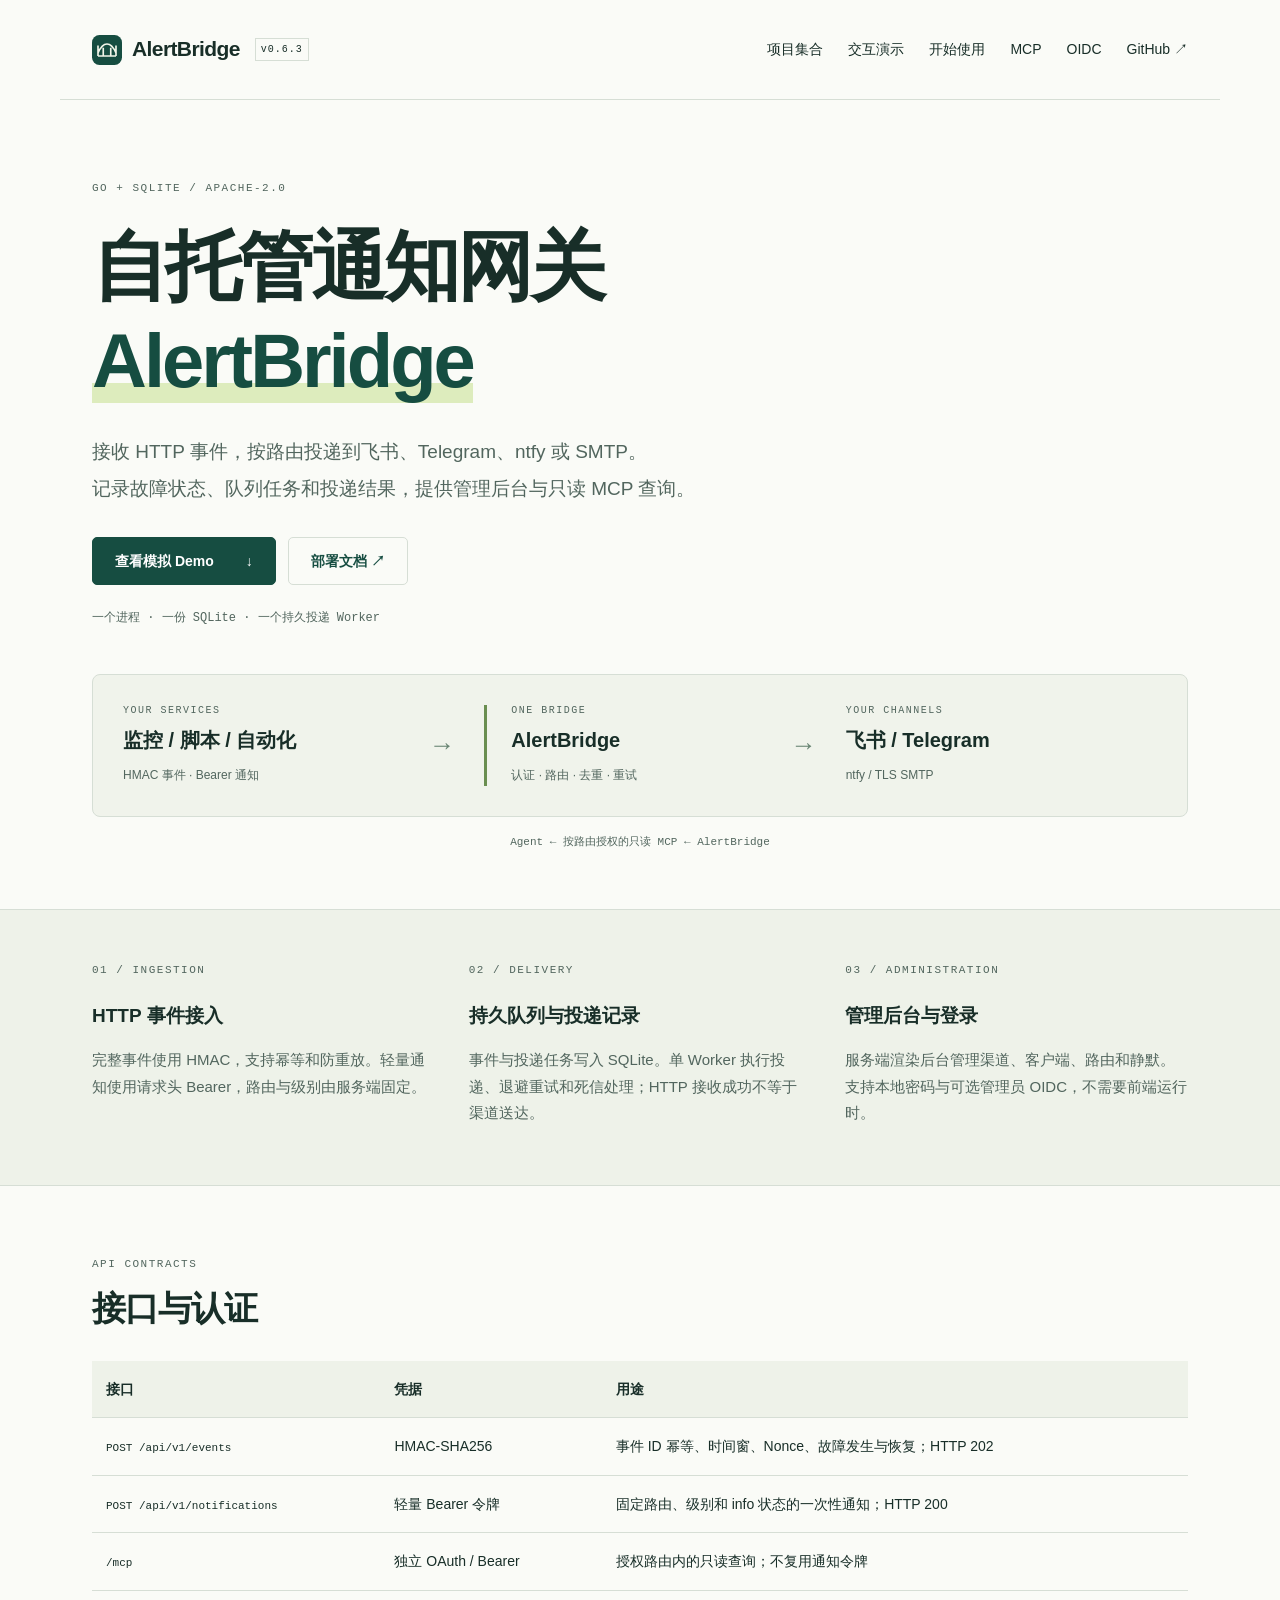
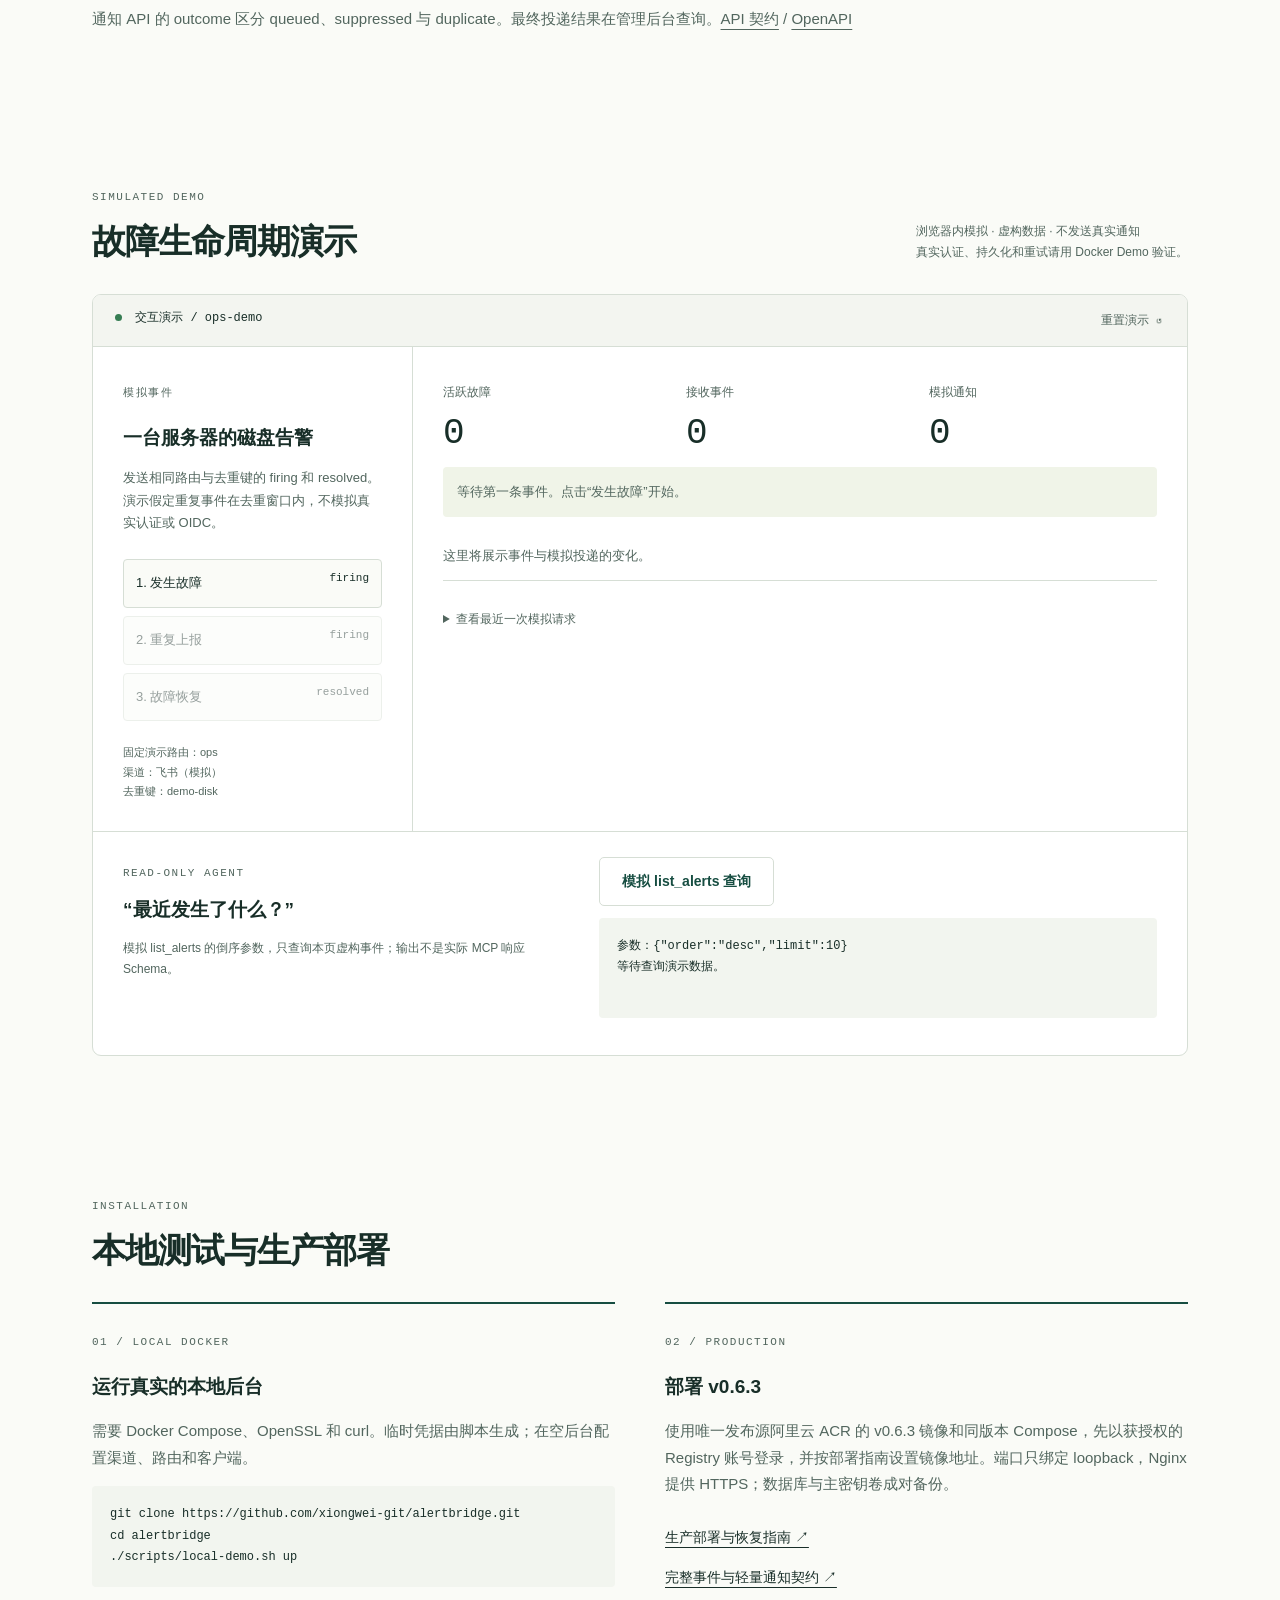
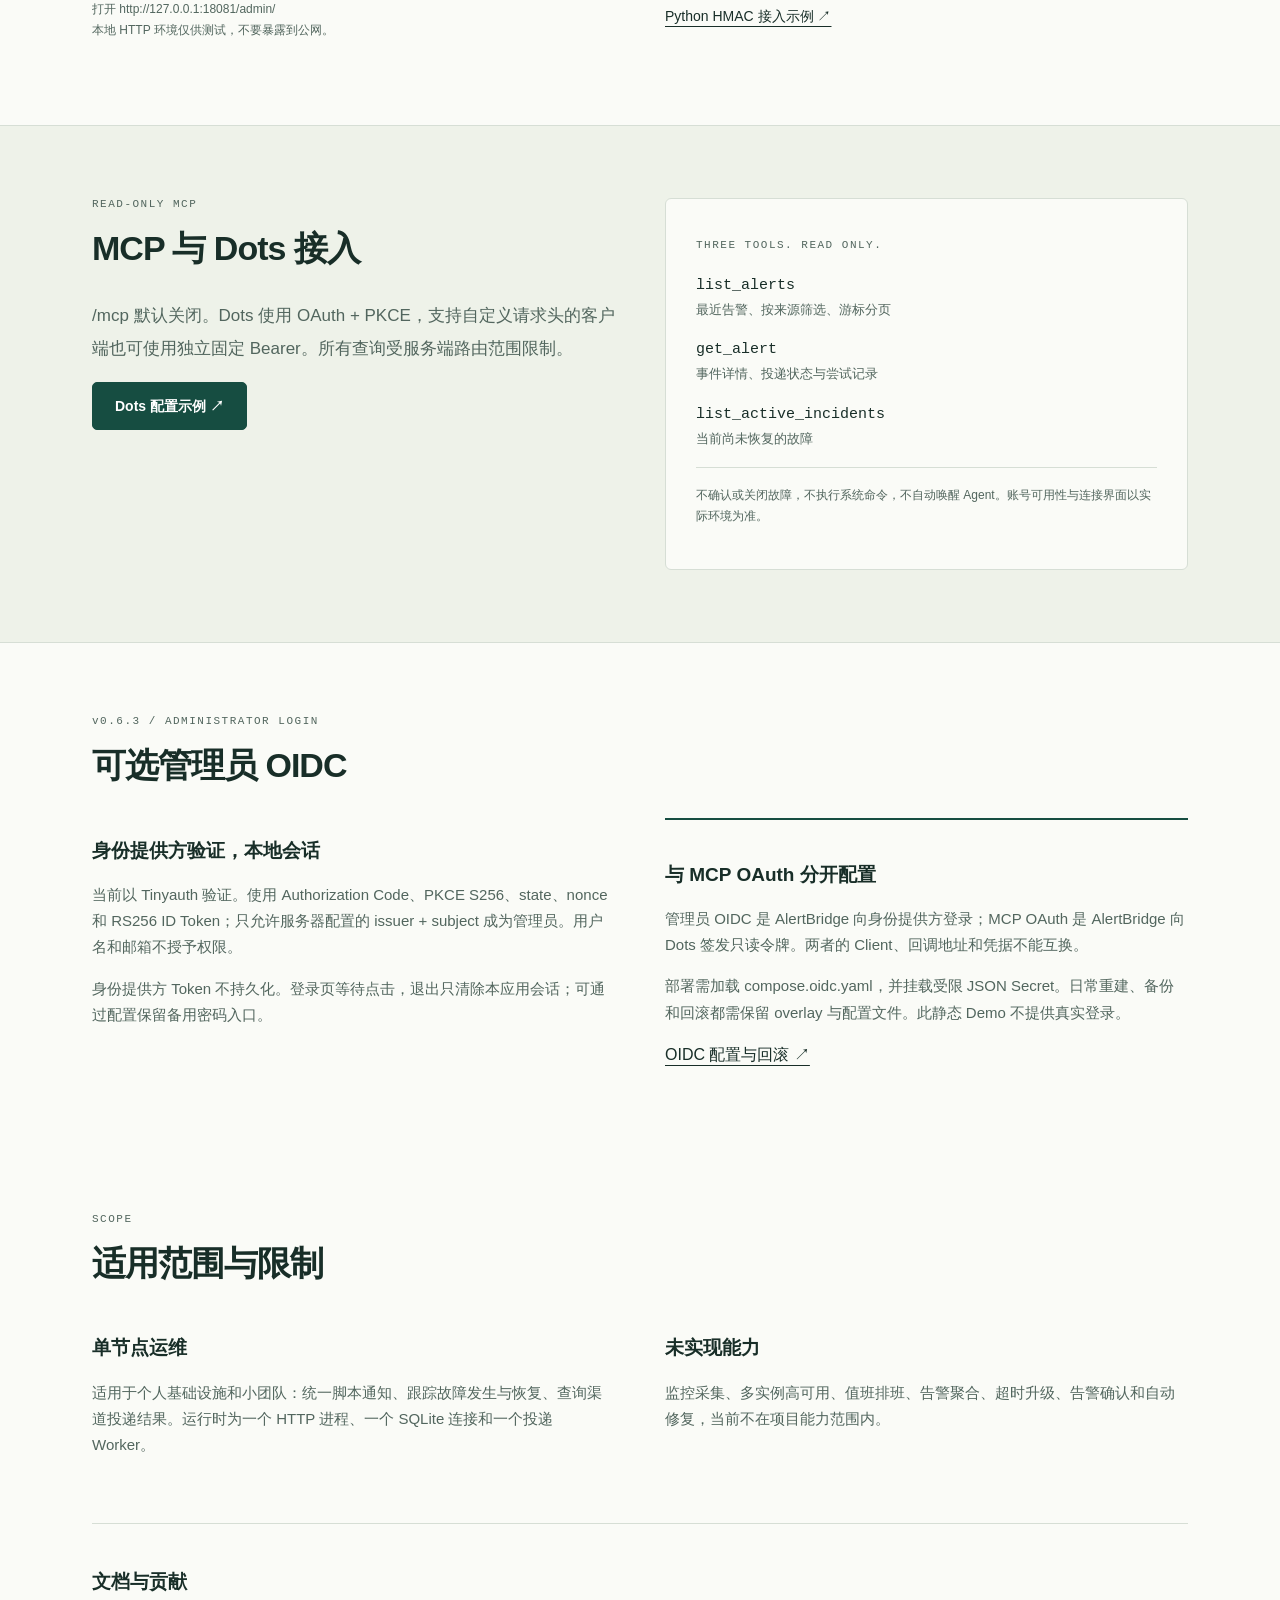
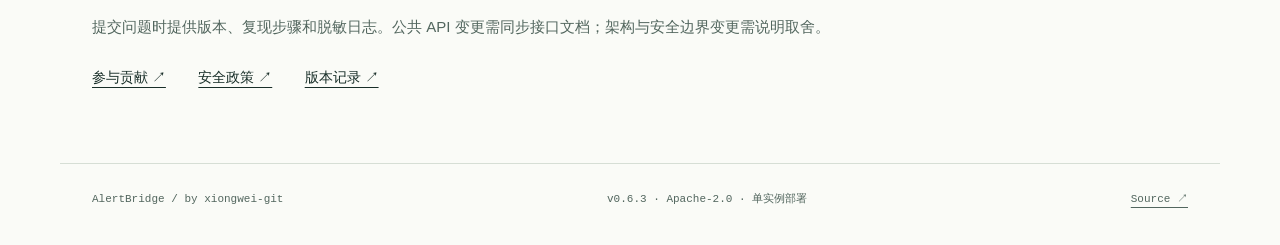
<file: site/index.html>
<!doctype html>
<html lang="zh-CN">
<head>
<meta charset="utf-8">
<meta name="viewport" content="width=device-width,initial-scale=1">
<meta name="description" content="AlertBridge v0.6.3：Go + SQLite 单实例通知网关，支持 HMAC 事件、持久投递、只读 MCP 与可选管理员 OIDC。">
<title>AlertBridge — Go + SQLite 通知网关</title>
<link rel="icon" href="mark.svg" type="image/svg+xml">
<link rel="stylesheet" href="style.css?v=0.5.0-docs.1">
<script src="demo.js?v=0.5.0-docs.1" defer>
</script>
</head>
<body>
<a class="skip" href="#main">跳到正文</a>
<header class="wrap nav">
<a class="brand" href="./">
<img src="mark.svg" alt="" width="30" height="30">AlertBridge<span class="tag">v0.6.3</span>
</a>
<nav aria-label="主导航">
<a href="../">项目集合</a>
<a href="#demo">交互演示</a>
<a href="#start">开始使用</a>
<a href="#agents">MCP</a>
<a href="#oidc">OIDC</a>
<a href="https://github.com/xiongwei-git/alertbridge">GitHub ↗</a>
</nav>
</header>
<main id="main">
<section class="wrap hero">
<div class="eyebrow">GO + SQLITE / APACHE-2.0</div>
<h1>自托管通知网关<br><em>AlertBridge</em></h1>
<p class="intro">接收 HTTP 事件，按路由投递到飞书、Telegram、ntfy 或 SMTP。<br>记录故障状态、队列任务和投递结果，提供管理后台与只读 MCP 查询。</p>
<div class="actions">
<a class="button" href="#demo">查看模拟 Demo <span>↓</span>
</a>
<a class="button secondary" href="https://github.com/xiongwei-git/alertbridge/blob/main/docs/deployment.md">部署文档 ↗</a>
</div>
<div class="hero-note">一个进程 · 一份 SQLite · 一个持久投递 Worker</div>
<div class="bridge" aria-label="业务服务通过 AlertBridge 发送到通知渠道，Agent 只读查询">
<div>
<small>YOUR SERVICES</small>
<strong>监控 / 脚本 / 自动化</strong>
<span>HMAC 事件 · Bearer 通知</span>
</div>
<span class="arrow" aria-hidden="true">→</span>
<div class="bridge-core">
<small>ONE BRIDGE</small>
<strong>AlertBridge</strong>
<span>认证 · 路由 · 去重 · 重试</span>
</div>
<span class="arrow" aria-hidden="true">→</span>
<div>
<small>YOUR CHANNELS</small>
<strong>飞书 / Telegram</strong>
<span>ntfy / TLS SMTP</span>
</div>
</div>
<div class="agent-line">Agent ← 按路由授权的只读 MCP ← AlertBridge</div>
</section>
<section class="band">
<div class="wrap reasons">
<article>
<span class="number">01 / INGESTION</span>
<h2>HTTP 事件接入</h2>
<p>完整事件使用 HMAC，支持幂等和防重放。轻量通知使用请求头 Bearer，路由与级别由服务端固定。</p>
</article>
<article>
<span class="number">02 / DELIVERY</span>
<h2>持久队列与投递记录</h2>
<p>事件与投递任务写入 SQLite。单 Worker 执行投递、退避重试和死信处理；HTTP 接收成功不等于渠道送达。</p>
</article>
<article>
<span class="number">03 / ADMINISTRATION</span>
<h2>管理后台与登录</h2>
<p>服务端渲染后台管理渠道、客户端、路由和静默。支持本地密码与可选管理员 OIDC，不需要前端运行时。</p>
</article>
</div>
</section>
<section class="wrap section" id="interfaces">
<div class="eyebrow">API CONTRACTS</div>
<h2>接口与认证</h2>
<div class="table-scroll"><table>
<thead><tr><th>接口</th><th>凭据</th><th>用途</th></tr></thead>
<tbody>
<tr><td><code>POST /api/v1/events</code></td><td>HMAC-SHA256</td><td>事件 ID 幂等、时间窗、Nonce、故障发生与恢复；HTTP 202</td></tr>
<tr><td><code>POST /api/v1/notifications</code></td><td>轻量 Bearer 令牌</td><td>固定路由、级别和 info 状态的一次性通知；HTTP 200</td></tr>
<tr><td><code>/mcp</code></td><td>独立 OAuth / Bearer</td><td>授权路由内的只读查询；不复用通知令牌</td></tr>
</tbody></table></div>
<p>通知 API 的 outcome 区分 queued、suppressed 与 duplicate。最终投递结果在管理后台查询。<a href="https://github.com/xiongwei-git/alertbridge/blob/main/docs/api.md">API 契约</a> / <a href="https://github.com/xiongwei-git/alertbridge/blob/main/docs/openapi.yaml">OpenAPI</a></p>
</section>
<section class="wrap section" id="demo">
<div class="section-heading">
<div>
<div class="eyebrow">SIMULATED DEMO</div>
<h2>故障生命周期演示</h2>
</div>
<p>浏览器内模拟 · 虚构数据 · 不发送真实通知<br>真实认证、持久化和重试请用 Docker Demo 验证。</p>
</div>
<div class="console">
<div class="console-bar">
<span>
<i class="dot">
</i> 交互演示 / ops-demo</span>
<button class="text-button" id="reset" type="button">重置演示 ↺</button>
</div>
<div class="demo-body">
<div class="demo-controls">
<span class="number">模拟事件</span>
<h3>一台服务器的磁盘告警</h3>
<p>发送相同路由与去重键的 firing 和 resolved。演示假定重复事件在去重窗口内，不模拟真实认证或 OIDC。</p>
<button id="fire" type="button">1. 发生故障 <code>firing</code>
</button>
<button id="repeat" type="button" disabled>2. 重复上报 <code>firing</code>
</button>
<button id="resolve" type="button" disabled>3. 故障恢复 <code>resolved</code>
</button>
<div class="demo-footnote">固定演示路由：ops<br>渠道：飞书（模拟）<br>去重键：demo-disk</div>
</div>
<div class="demo-output">
<div class="metrics">
<div>
<span>活跃故障</span>
<strong id="active">0</strong>
</div>
<div>
<span>接收事件</span>
<strong id="received">0</strong>
</div>
<div>
<span>模拟通知</span>
<strong id="delivered">0</strong>
</div>
</div>
<p class="state" id="state" role="status" aria-live="polite">等待第一条事件。点击“发生故障”开始。</p>
<ol id="timeline" class="timeline">
<li class="empty">这里将展示事件与模拟投递的变化。</li>
</ol>
<details>
<summary>查看最近一次模拟请求</summary>
<pre id="payload">尚无请求；本页面不会调用 API。</pre>
</details>
</div>
</div>
<div class="agent-demo">
<div>
<span class="number">READ-ONLY AGENT</span>
<h3>“最近发生了什么？”</h3>
<p>模拟 list_alerts 的倒序参数，只查询本页虚构事件；输出不是实际 MCP 响应 Schema。</p>
</div>
<div>
<button id="query" class="button secondary" type="button">模拟 list_alerts 查询</button>
<pre id="agent-result" aria-live="polite">参数：{"order":"desc","limit":10}
等待查询演示数据。</pre>
</div>
</div>
</div>
<noscript>
<p>交互演示需要 JavaScript。也可阅读下方能力说明或运行本地 Docker Demo。</p>
</noscript>
</section>
<section class="wrap section" id="start">
<div class="eyebrow">INSTALLATION</div>
<h2>本地测试与生产部署</h2>
<div class="split">
<article class="guide">
<span class="number">01 / LOCAL DOCKER</span>
<h3>运行真实的本地后台</h3>
<p>需要 Docker Compose、OpenSSL 和 curl。临时凭据由脚本生成；在空后台配置渠道、路由和客户端。</p>
<pre>git clone https://github.com/xiongwei-git/alertbridge.git
cd alertbridge
./scripts/local-demo.sh up</pre>
<p class="muted">打开 http://127.0.0.1:18081/admin/<br>本地 HTTP 环境仅供测试，不要暴露到公网。</p>
</article>
<article class="guide">
<span class="number">02 / PRODUCTION</span>
<h3>部署 v0.6.3</h3>
<p>使用唯一发布源阿里云 ACR 的 v0.6.3 镜像和同版本 Compose，先以获授权的 Registry 账号登录，并按部署指南设置镜像地址。端口只绑定 loopback，Nginx 提供 HTTPS；数据库与主密钥卷成对备份。</p>
<div class="link-list">
<a href="https://github.com/xiongwei-git/alertbridge/blob/main/docs/deployment.md">生产部署与恢复指南 ↗</a>
<a href="https://github.com/xiongwei-git/alertbridge/blob/main/docs/api.md">完整事件与轻量通知契约 ↗</a>
<a href="https://github.com/xiongwei-git/alertbridge/tree/main/examples/python">Python HMAC 接入示例 ↗</a>
</div>
</article>
</div>
</section>
<section class="band" id="agents">
<div class="wrap section split">
<div>
<div class="eyebrow">READ-ONLY MCP</div>
<h2>MCP 与 Dots 接入</h2>
<p class="intro small">/mcp 默认关闭。Dots 使用 OAuth + PKCE，支持自定义请求头的客户端也可使用独立固定 Bearer。所有查询受服务端路由范围限制。</p>
<a class="button" href="https://github.com/xiongwei-git/alertbridge/blob/main/docs/dots-example.md">Dots 配置示例 ↗</a>
</div>
<div class="agent-card">
<span class="number">THREE TOOLS. READ ONLY.</span>
<dl>
<dt>list_alerts</dt>
<dd>最近告警、按来源筛选、游标分页</dd>
<dt>get_alert</dt>
<dd>事件详情、投递状态与尝试记录</dd>
<dt>list_active_incidents</dt>
<dd>当前尚未恢复的故障</dd>
</dl>
<p>不确认或关闭故障，不执行系统命令，不自动唤醒 Agent。账号可用性与连接界面以实际环境为准。</p>
</div>
</div>
</section>
<section class="wrap section" id="oidc">
<div class="eyebrow">v0.6.3 / ADMINISTRATOR LOGIN</div>
<h2>可选管理员 OIDC</h2>
<div class="split">
<div><h3>身份提供方验证，本地会话</h3>
<p>当前以 Tinyauth 验证。使用 Authorization Code、PKCE S256、state、nonce 和 RS256 ID Token；只允许服务器配置的 issuer + subject 成为管理员。用户名和邮箱不授予权限。</p>
<p>身份提供方 Token 不持久化。登录页等待点击，退出只清除本应用会话；可通过配置保留备用密码入口。</p>
</div>
<div class="guide"><h3>与 MCP OAuth 分开配置</h3>
<p>管理员 OIDC 是 AlertBridge 向身份提供方登录；MCP OAuth 是 AlertBridge 向 Dots 签发只读令牌。两者的 Client、回调地址和凭据不能互换。</p>
<p>部署需加载 compose.oidc.yaml，并挂载受限 JSON Secret。日常重建、备份和回滚都需保留 overlay 与配置文件。此静态 Demo 不提供真实登录。</p>
<a href="https://github.com/xiongwei-git/alertbridge/blob/main/docs/deployment.md#可选-tinyauth-oidc-统一登录">OIDC 配置与回滚 ↗</a>
</div></div></section>
<section class="wrap section">
<div class="eyebrow">SCOPE</div>
<h2>适用范围与限制</h2>
<div class="split">
<div>
<h3>单节点运维</h3>
<p>适用于个人基础设施和小团队：统一脚本通知、跟踪故障发生与恢复、查询渠道投递结果。运行时为一个 HTTP 进程、一个 SQLite 连接和一个投递 Worker。</p>
</div>
<div>
<h3>未实现能力</h3>
<p>监控采集、多实例高可用、值班排班、告警聚合、超时升级、告警确认和自动修复，当前不在项目能力范围内。</p>
</div>
</div>
<div class="closing">
<h3>文档与贡献</h3>
<p>提交问题时提供版本、复现步骤和脱敏日志。公共 API 变更需同步接口文档；架构与安全边界变更需说明取舍。</p>
<a href="https://github.com/xiongwei-git/alertbridge/blob/main/CONTRIBUTING.md">参与贡献 ↗</a>
<a href="https://github.com/xiongwei-git/alertbridge/blob/main/SECURITY.md">安全政策 ↗</a>
<a href="https://github.com/xiongwei-git/alertbridge/blob/main/CHANGELOG.md">版本记录 ↗</a>
</div>
</section>
</main>
<footer class="wrap footer">
<span>AlertBridge / by xiongwei-git</span>
<span>v0.6.3 · Apache-2.0 · 单实例部署</span>
<a href="https://github.com/xiongwei-git/alertbridge">Source ↗</a>
</footer>
</body>
</html>
</file>
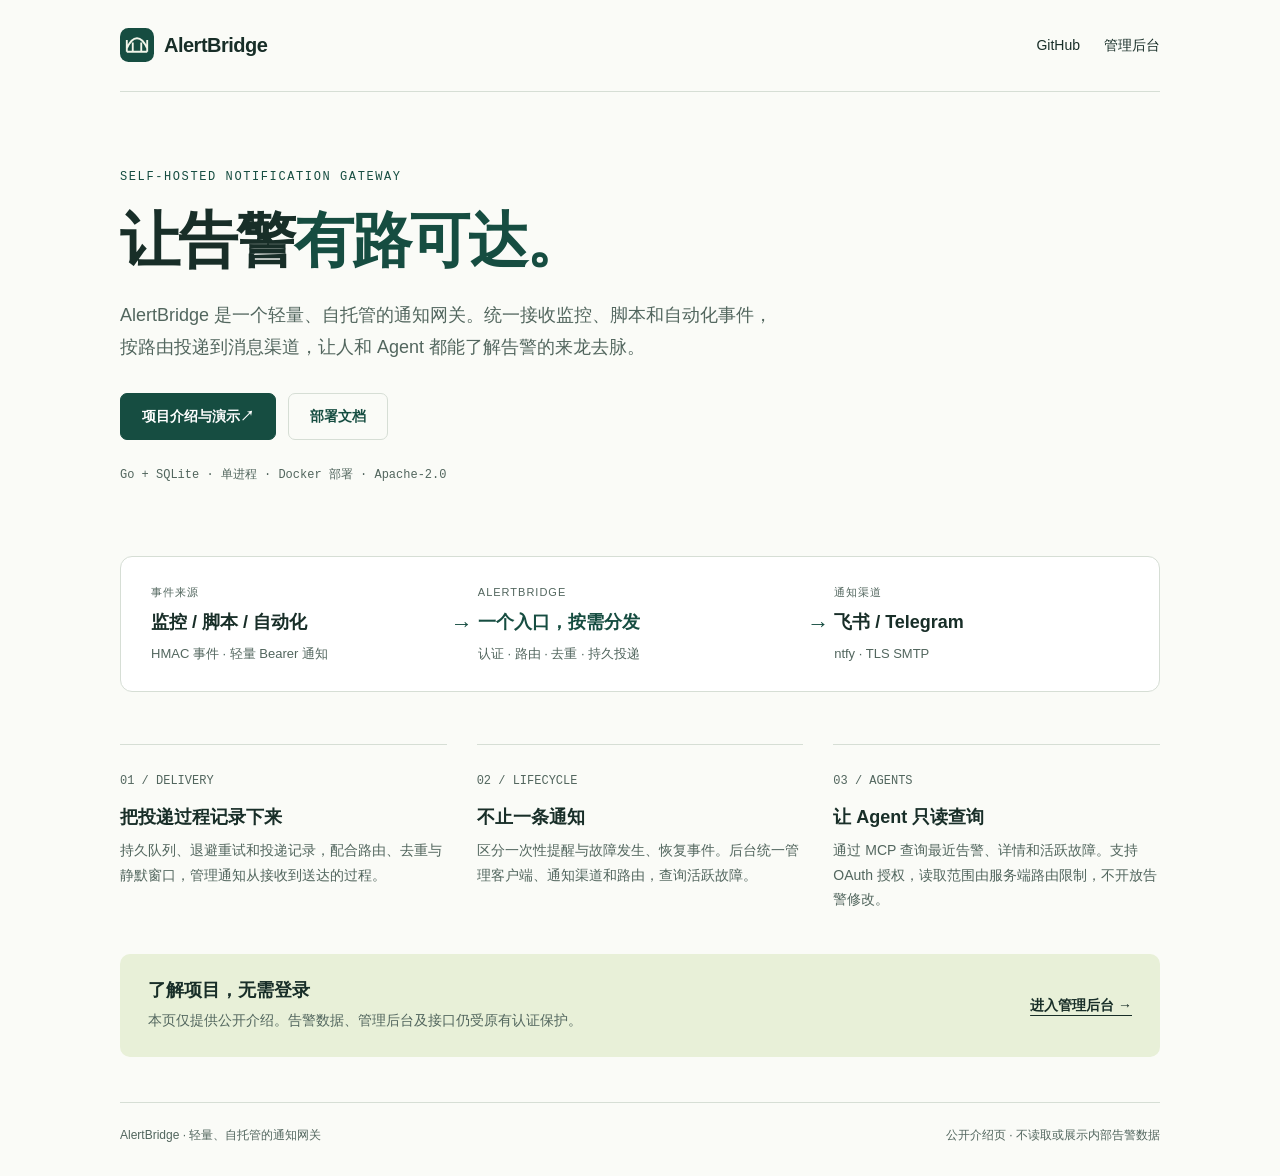
<file: internal/httpapi/static/service-home.html>
<!doctype html>
<html lang="zh-CN">
<head>
  <meta charset="utf-8">
  <meta name="viewport" content="width=device-width, initial-scale=1">
  <meta name="description" content="AlertBridge：轻量、自托管的通知网关，连接监控、脚本、消息渠道与 AI Agent。">
  <title>AlertBridge · 让告警有路可达</title>
  <style>
    :root{color-scheme:light;--bg:#fafbf7;--ink:#182e28;--muted:#52665e;--green:#164d41;--line:#d6ded5;--accent:#e8f0d8}
    *{box-sizing:border-box}
    body{margin:0;background:var(--bg);color:var(--ink);font:16px/1.75 -apple-system,BlinkMacSystemFont,"Segoe UI","PingFang SC","Microsoft YaHei",sans-serif}
    a{color:inherit;text-underline-offset:5px}
    a:focus-visible{outline:3px solid var(--green);outline-offset:5px;border-radius:3px}
    .wrap{width:min(1040px,calc(100% - 48px));margin-inline:auto}
    .skip{position:absolute;top:-100px;left:20px;padding:8px;background:white;z-index:2}
    .skip:focus{top:12px}
    header{display:flex;align-items:center;justify-content:space-between;gap:24px;padding-block:25px;border-bottom:1px solid var(--line)}
    .brand{display:flex;align-items:center;gap:10px;text-decoration:none;font-size:20px;font-weight:750;letter-spacing:-.5px}
    .brand svg{width:34px;height:34px;flex-shrink:0}
    nav{display:flex;align-items:center;gap:24px;font-size:14px}
    nav a{text-decoration:none;padding-block:8px}
    nav a:hover{text-decoration:underline}
    .hero{padding-block:76px 58px;max-width:820px}
    .eyebrow{font:12px/1.5 ui-monospace,SFMono-Regular,Consolas,monospace;letter-spacing:1.6px;color:var(--green);margin:0 0 20px}
    h1{font-size:clamp(36px,5.5vw,60px);line-height:1.18;letter-spacing:-2px;margin:0 0 24px;font-weight:750}
    h1 span{color:var(--green)}
    .intro{max-width:670px;font-size:18px;color:var(--muted);margin:0}
    .actions{display:flex;gap:12px;flex-wrap:wrap;margin-top:30px}
    .button{display:inline-flex;align-items:center;justify-content:center;min-height:46px;padding:10px 21px;background:var(--green);color:white;border:1px solid var(--green);border-radius:7px;text-decoration:none;font-size:14px;font-weight:650}
    .button:hover{background:#103e33}
    .button.secondary{background:transparent;color:var(--green);border-color:var(--line)}
    .button.secondary:hover{background:var(--accent)}
    .stack{margin-top:25px;font-size:12px;color:var(--muted);font-family:ui-monospace,SFMono-Regular,Consolas,monospace}
    .flow{display:grid;grid-template-columns:1fr 32px 1.1fr 32px 1fr;align-items:center;margin-bottom:52px;padding:26px 30px;border:1px solid var(--line);border-radius:12px;background:#fff}
    .flow small{display:block;font-size:11px;letter-spacing:1px;color:var(--muted)}
    .flow strong{display:block;font-size:18px;margin-top:5px}
    .flow p{margin:4px 0 0;color:var(--muted);font-size:13px}
    .flow .core strong{color:var(--green)}
    .arrow{color:var(--green);font-size:22px;text-align:center}
    .features{display:grid;grid-template-columns:repeat(3,1fr);gap:30px;padding-bottom:42px}
    .feature{padding-top:20px;border-top:1px solid var(--line)}
    .number{font:12px ui-monospace,SFMono-Regular,Consolas,monospace;color:var(--muted)}
    h2{font-size:18px;line-height:1.4;margin:12px 0 8px}
    .feature p{font-size:14px;color:var(--muted);margin:0}
    .access{display:flex;align-items:center;justify-content:space-between;gap:28px;padding:24px 28px;margin-bottom:45px;border-radius:10px;background:var(--accent)}
    .access h2{margin:0 0 5px}
    .access p{margin:0;color:var(--muted);font-size:14px}
    .access a{white-space:nowrap;font-size:14px;font-weight:650;padding-block:10px}
    footer{display:flex;justify-content:space-between;gap:20px;border-top:1px solid var(--line);padding-block:22px 30px;font-size:12px;color:var(--muted)}
    @media(max-width:680px){.wrap{width:calc(100% - 36px)}header{padding-block:19px;gap:15px}nav{gap:15px;font-size:13px}.hero{padding-block:48px 36px}h1{letter-spacing:-1px}.intro{font-size:16px}.flow{grid-template-columns:1fr;padding:23px;gap:13px;margin-bottom:34px}.arrow{text-align:left;transform:rotate(90deg);width:24px}.features{grid-template-columns:1fr;gap:25px}.access{align-items:flex-start;flex-direction:column;gap:12px;padding:22px;margin-bottom:30px}footer{flex-direction:column;gap:7px}.stack{line-height:1.9}}
    @media(prefers-reduced-motion:reduce){*{scroll-behavior:auto}}
  </style>
</head>
<body>
  <a class="skip" href="#main">跳到正文</a>
  <header class="wrap">
    <a class="brand" href="/" aria-label="AlertBridge 首页">
      <svg xmlns="http://www.w3.org/2000/svg" viewBox="0 0 40 40" aria-hidden="true"><rect width="40" height="40" rx="10" fill="#164d41"/><path d="M8 28V14m24 14V14M8 24c7-16 17-16 24 0M8 28h24M15 28V17m10 11V17" fill="none" stroke="#f2f5e9" stroke-width="2.2"/></svg>
      AlertBridge
    </a>
    <nav aria-label="主导航">
      <a href="https://github.com/xiongwei-git/alertbridge">GitHub</a>
      <a href="/admin/">管理后台</a>
    </nav>
  </header>
  <main id="main" class="wrap">
    <section class="hero" aria-labelledby="title">
      <p class="eyebrow">SELF-HOSTED NOTIFICATION GATEWAY</p>
      <h1 id="title">让告警<span>有路可达。</span></h1>
      <p class="intro">AlertBridge 是一个轻量、自托管的通知网关。统一接收监控、脚本和自动化事件，按路由投递到消息渠道，让人和 Agent 都能了解告警的来龙去脉。</p>
      <div class="actions">
        <a class="button" href="https://opensource.tedxiong.com/alertbridge/">项目介绍与演示 <span aria-hidden="true"> ↗</span></a>
        <a class="button secondary" href="https://github.com/xiongwei-git/alertbridge/blob/main/docs/deployment.md">部署文档</a>
      </div>
      <p class="stack">Go + SQLite · 单进程 · Docker 部署 · Apache-2.0</p>
    </section>
    <section class="flow" aria-label="通知流向">
      <div><small>事件来源</small><strong>监控 / 脚本 / 自动化</strong><p>HMAC 事件 · 轻量 Bearer 通知</p></div>
      <span class="arrow" aria-hidden="true">→</span>
      <div class="core"><small>ALERTBRIDGE</small><strong>一个入口，按需分发</strong><p>认证 · 路由 · 去重 · 持久投递</p></div>
      <span class="arrow" aria-hidden="true">→</span>
      <div><small>通知渠道</small><strong>飞书 / Telegram</strong><p>ntfy · TLS SMTP</p></div>
    </section>
    <section class="features" aria-label="核心能力">
      <article class="feature"><span class="number">01 / DELIVERY</span><h2>把投递过程记录下来</h2><p>持久队列、退避重试和投递记录，配合路由、去重与静默窗口，管理通知从接收到送达的过程。</p></article>
      <article class="feature"><span class="number">02 / LIFECYCLE</span><h2>不止一条通知</h2><p>区分一次性提醒与故障发生、恢复事件。后台统一管理客户端、通知渠道和路由，查询活跃故障。</p></article>
      <article class="feature"><span class="number">03 / AGENTS</span><h2>让 Agent 只读查询</h2><p>通过 MCP 查询最近告警、详情和活跃故障。支持 OAuth 授权，读取范围由服务端路由限制，不开放告警修改。</p></article>
    </section>
    <section class="access" aria-labelledby="access-title">
      <div><h2 id="access-title">了解项目，无需登录</h2><p>本页仅提供公开介绍。告警数据、管理后台及接口仍受原有认证保护。</p></div>
      <a href="/admin/">进入管理后台 <span aria-hidden="true">→</span></a>
    </section>
  </main>
  <footer class="wrap"><span>AlertBridge · 轻量、自托管的通知网关</span><span>公开介绍页 · 不读取或展示内部告警数据</span></footer>
</body>
</html>
</file>
<file: site/style.css>
:root {
--bg:#fafbf7;
--ink:#182e28;
--muted:#52665e;
--green:#164d41;
--line:#d6ded5;
--accent:#ddecbd;
--mono:ui-monospace,SFMono-Regular,Consolas,monospace
}
* {
box-sizing:border-box
}
html {
scroll-behavior:smooth;
scroll-padding-top:24px
}
body {
margin:0;
background:var(--bg);
color:var(--ink);
font-family:-apple-system,BlinkMacSystemFont,"Segoe UI","PingFang SC","Microsoft YaHei",sans-serif;
line-height:1.75
}
a {
color:inherit;
text-underline-offset:5px
}
button,a {
touch-action:manipulation
}
button {
cursor:pointer;
font:inherit
}
a:focus-visible,button:focus-visible,summary:focus-visible {
outline:3px solid #347bce;
outline-offset:5px
}
button:disabled {
cursor:not-allowed;
opacity:.45
}
.wrap {
max-width:1160px;
margin:auto;
padding-inline:32px
}
.nav {
display:flex;
justify-content:space-between;
align-items:center;
min-height:100px;
border-bottom:1px solid var(--line);
gap:24px
}
.brand {
display:flex;
gap:10px;
align-items:center;
font-size:21px;
font-weight:750;
text-decoration:none;
letter-spacing:-.6px
}
.tag {
font:10px var(--mono);
border:1px solid var(--line);
padding:5px;
letter-spacing:1px;
margin-left:5px
}
nav {
display:flex;
gap:25px;
font-size:14px
}
nav a {
text-decoration:none
}
nav a:hover {
text-decoration:underline
}
.hero {
padding-block:82px 60px
}
.eyebrow,.number {
font:11px var(--mono);
letter-spacing:1.5px;
color:var(--muted)
}
h1 {
font-size:clamp(42px,6.1vw,76px);
line-height:1.24;
letter-spacing:-3px;
font-weight:650;
margin:26px 0
}
em {
font-style:normal;
color:var(--green);
background:linear-gradient(transparent 77%,var(--accent) 77%)
}
.intro {
font-size:19px;
color:var(--muted);
max-width:680px;
line-height:1.9
}
.actions {
display:flex;
gap:12px;
flex-wrap:wrap;
margin-top:30px
}
.button {
display:inline-flex;
align-items:center;
justify-content:center;
gap:32px;
min-height:48px;
padding:11px 22px;
background:var(--green);
color:white;
text-decoration:none;
border:1px solid var(--green);
border-radius:5px;
font-size:14px;
font-weight:600
}
.button:hover {
filter:brightness(1.12)
}
.secondary {
background:transparent;
color:var(--green);
border-color:var(--line)
}
.hero-note {
font:12px var(--mono);
color:var(--muted);
margin:24px 0 48px
}
.bridge {
display:grid;
grid-template-columns:1fr 50px 1fr 50px 1fr;
align-items:center;
padding:30px;
background:#f0f3eb;
border:1px solid var(--line);
border-radius:8px
}
.bridge div {
display:flex;
flex-direction:column;
gap:7px
}
.bridge small {
font:10px var(--mono);
letter-spacing:1.5px;
color:var(--muted)
}
.bridge strong {
font-size:20px
}
.bridge span:not(.arrow) {
font-size:12px;
color:var(--muted)
}
.bridge-core {
padding-left:24px;
border-left:3px solid #6a8e50
}
.arrow {
font:26px var(--mono);
color:#698573
}
.agent-line {
text-align:center;
color:var(--muted);
font:11px var(--mono);
margin-top:17px
}
.band {
background:#eef2e9;
border-block:1px solid var(--line)
}
.reasons {
display:grid;
grid-template-columns:repeat(3,1fr);
gap:34px;
padding-block:44px
}
.reasons h2 {
font-size:19px;
margin:17px 0 10px
}
.reasons p,p {
color:var(--muted);
font-size:15px
}
.section {
padding-block:72px
}
.section h2 {
font-size:34px;
line-height:1.4;
letter-spacing:-1px;
margin:15px 0 28px
}
.section-heading {
display:flex;
justify-content:space-between;
gap:30px;
align-items:center
}
.section-heading p {
font-size:12px
}
.console {
border:1px solid var(--line);
border-radius:9px;
overflow:hidden;
background:#fff
}
.console-bar {
background:#f3f5f0;
padding:14px 22px;
border-bottom:1px solid var(--line);
display:flex;
justify-content:space-between;
gap:15px;
font:12px var(--mono)
}
.dot {
display:inline-block;
width:7px;
height:7px;
background:#367d53;
border-radius:50%;
margin-right:6px
}
.text-button {
border:0;
background:none;
color:var(--muted);
font:12px var(--mono);
padding:3px
}
.demo-body {
display:grid;
grid-template-columns:320px 1fr
}
.demo-controls {
padding:30px;
border-right:1px solid var(--line)
}
h3 {
font-size:19px;
margin:16px 0 12px
}
.demo-controls p {
font-size:13px;
margin-bottom:24px
}
.demo-controls button {
width:100%;
display:flex;
justify-content:space-between;
text-align:left;
padding:12px;
margin:8px 0;
border:1px solid var(--line);
border-radius:4px;
background:var(--bg);
font-size:13px;
color:var(--ink)
}
.demo-controls button:enabled:hover {
background:var(--accent)
}
code {
font:11px var(--mono)
}
.demo-footnote {
font-size:11px;
color:var(--muted);
margin-top:22px
}
.demo-output {
padding:30px;
min-width:0
}
.metrics {
display:grid;
grid-template-columns:repeat(3,1fr);
gap:15px
}
.metrics span {
font-size:12px;
color:var(--muted)
}
.metrics strong {
display:block;
font:36px var(--mono);
margin-top:8px
}
.state {
padding:14px;
background:#f0f4e8;
font-size:13px;
border-radius:4px
}
.timeline {
padding:0;
list-style:none;
max-height:260px;
overflow:auto
}
.timeline li {
font-size:13px;
padding:12px 0;
border-bottom:1px solid var(--line)
}
.timeline time {
font:10px var(--mono);
color:var(--muted);
margin-right:12px
}
.timeline .empty {
color:var(--muted)
}
summary {
cursor:pointer;
color:var(--muted);
font-size:12px;
padding:12px 0
}
pre {
white-space:pre-wrap;
overflow-wrap:anywhere;
font:12px/1.8 var(--mono);
background:#f2f5ef;
padding:18px;
border-radius:4px;
max-width:100%
}
.agent-demo {
display:grid;
grid-template-columns:1fr 1.25fr;
gap:30px;
border-top:1px solid var(--line);
padding:25px 30px
}
.agent-demo h3 {
margin-top:8px
}
.agent-demo p {
font-size:12px
}
.agent-demo pre {
min-height:100px;
max-height:260px;
overflow:auto
}
.split {
display:grid;
grid-template-columns:1fr 1fr;
gap:50px
}
.guide {
border-top:2px solid var(--green);
padding-top:22px;
min-width:0
}
.guide .muted {
font-size:12px
}
.link-list {
display:flex;
flex-direction:column;
gap:15px;
margin-top:28px;
font-size:14px
}
.small {
font-size:17px
}
.agent-card {
background:var(--bg);
padding:30px;
border:1px solid var(--line);
border-radius:6px
}
.agent-card dt {
font:15px var(--mono);
margin-top:20px
}
.agent-card dd {
margin:5px 0;
color:var(--muted);
font-size:13px
}
.agent-card p {
border-top:1px solid var(--line);
padding-top:17px;
font-size:12px
}
.closing {
border-top:1px solid var(--line);
margin-top:50px;
padding-top:25px
}
.closing a {
display:inline-block;
margin:10px 28px 0 0;
font-size:14px
}
.footer {
border-top:1px solid var(--line);
display:flex;
justify-content:space-between;
gap:24px;
padding-block:26px;
font:11px/1.8 var(--mono);
color:var(--muted)
}
.skip {
position:absolute;
top:-100px;
left:15px;
background:#fff;
z-index:2;
padding:10px
}
.skip:focus {
top:10px
}
@media(max-width:800px) {
.wrap {
padding-inline:22px
}
.nav {
flex-wrap:wrap;
gap:15px;
padding-block:20px
}
.tag {
display:none
}
nav {
gap:18px;
font-size:12px;
flex-wrap:wrap
}
.hero {
padding-top:48px
}
h1 {
letter-spacing:-2px
}
.intro {
font-size:16px
}
.bridge {
grid-template-columns:1fr;
padding:24px;
gap:12px
}
.bridge div {
gap:3px
}
.bridge-core {
padding:15px 0 15px 15px
}
.arrow {
transform:rotate(90deg);
width:25px
}
.agent-line {
font-size:10px;
line-height:1.8
}
.reasons,.split,.agent-demo {
grid-template-columns:1fr;
gap:28px
}
.reasons {
padding-block:32px
}
.section {
padding-block:48px
}
.section h2 {
font-size:28px
}
.section-heading {
display:block
}
.demo-body {
grid-template-columns:1fr
}
.demo-controls {
border-right:0;
border-bottom:1px solid var(--line);
padding:22px
}
.demo-output {
padding:22px
}
.metrics strong {
font-size:30px
}
.console-bar {
padding-inline:15px;
font-size:11px
}
.agent-demo {
padding:22px
}
.footer {
flex-direction:column;
gap:10px
}
.hero-note {
line-height:1.8
}

}
@media(prefers-reduced-motion:reduce) {
html {
scroll-behavior:auto
}

}


/* Technical reference table: retain horizontal access on narrow viewports. */
.table-scroll { overflow-x: auto; }
table { width: 100%; border-collapse: collapse; font-size: 14px; }
th, td { text-align: left; vertical-align: top; padding: 16px 14px; border-bottom: 1px solid var(--line); }
th { background: #eef2e9; font-weight: 600; }
td code { white-space: nowrap; }
</file>
